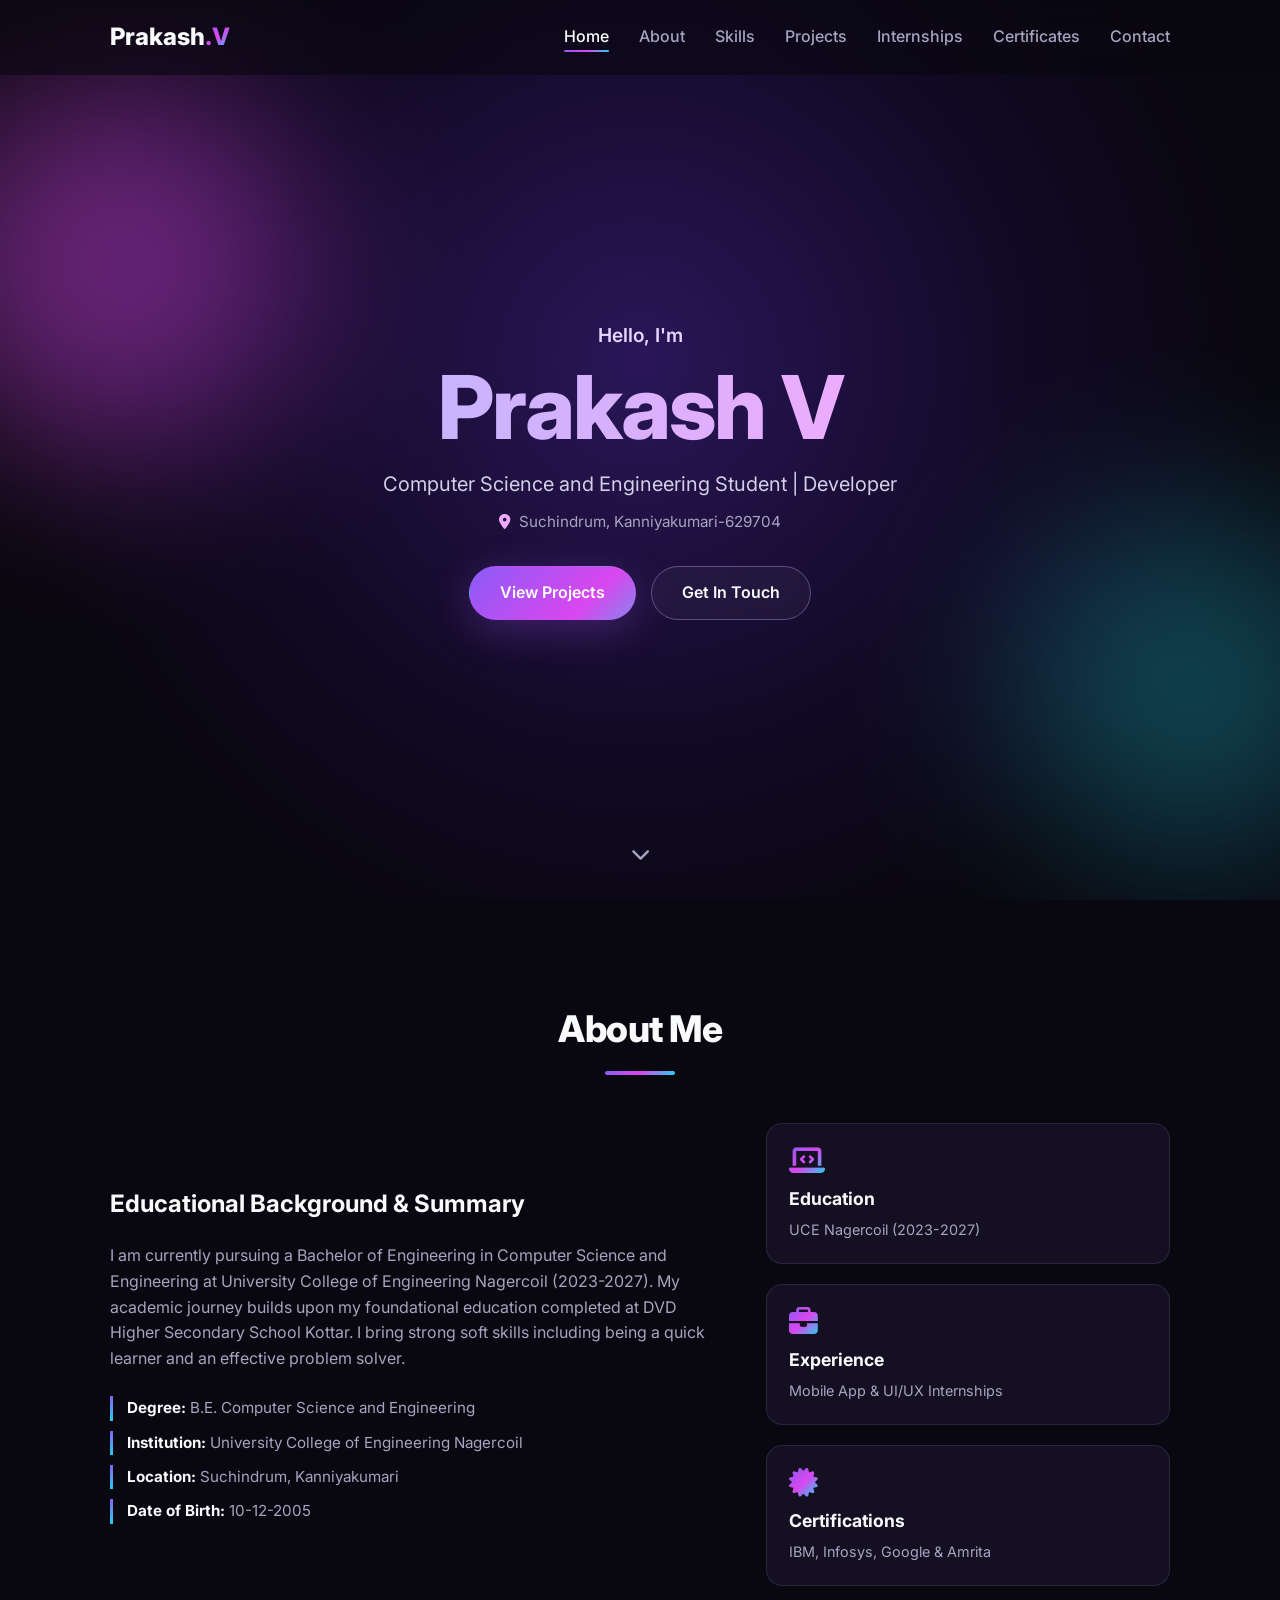
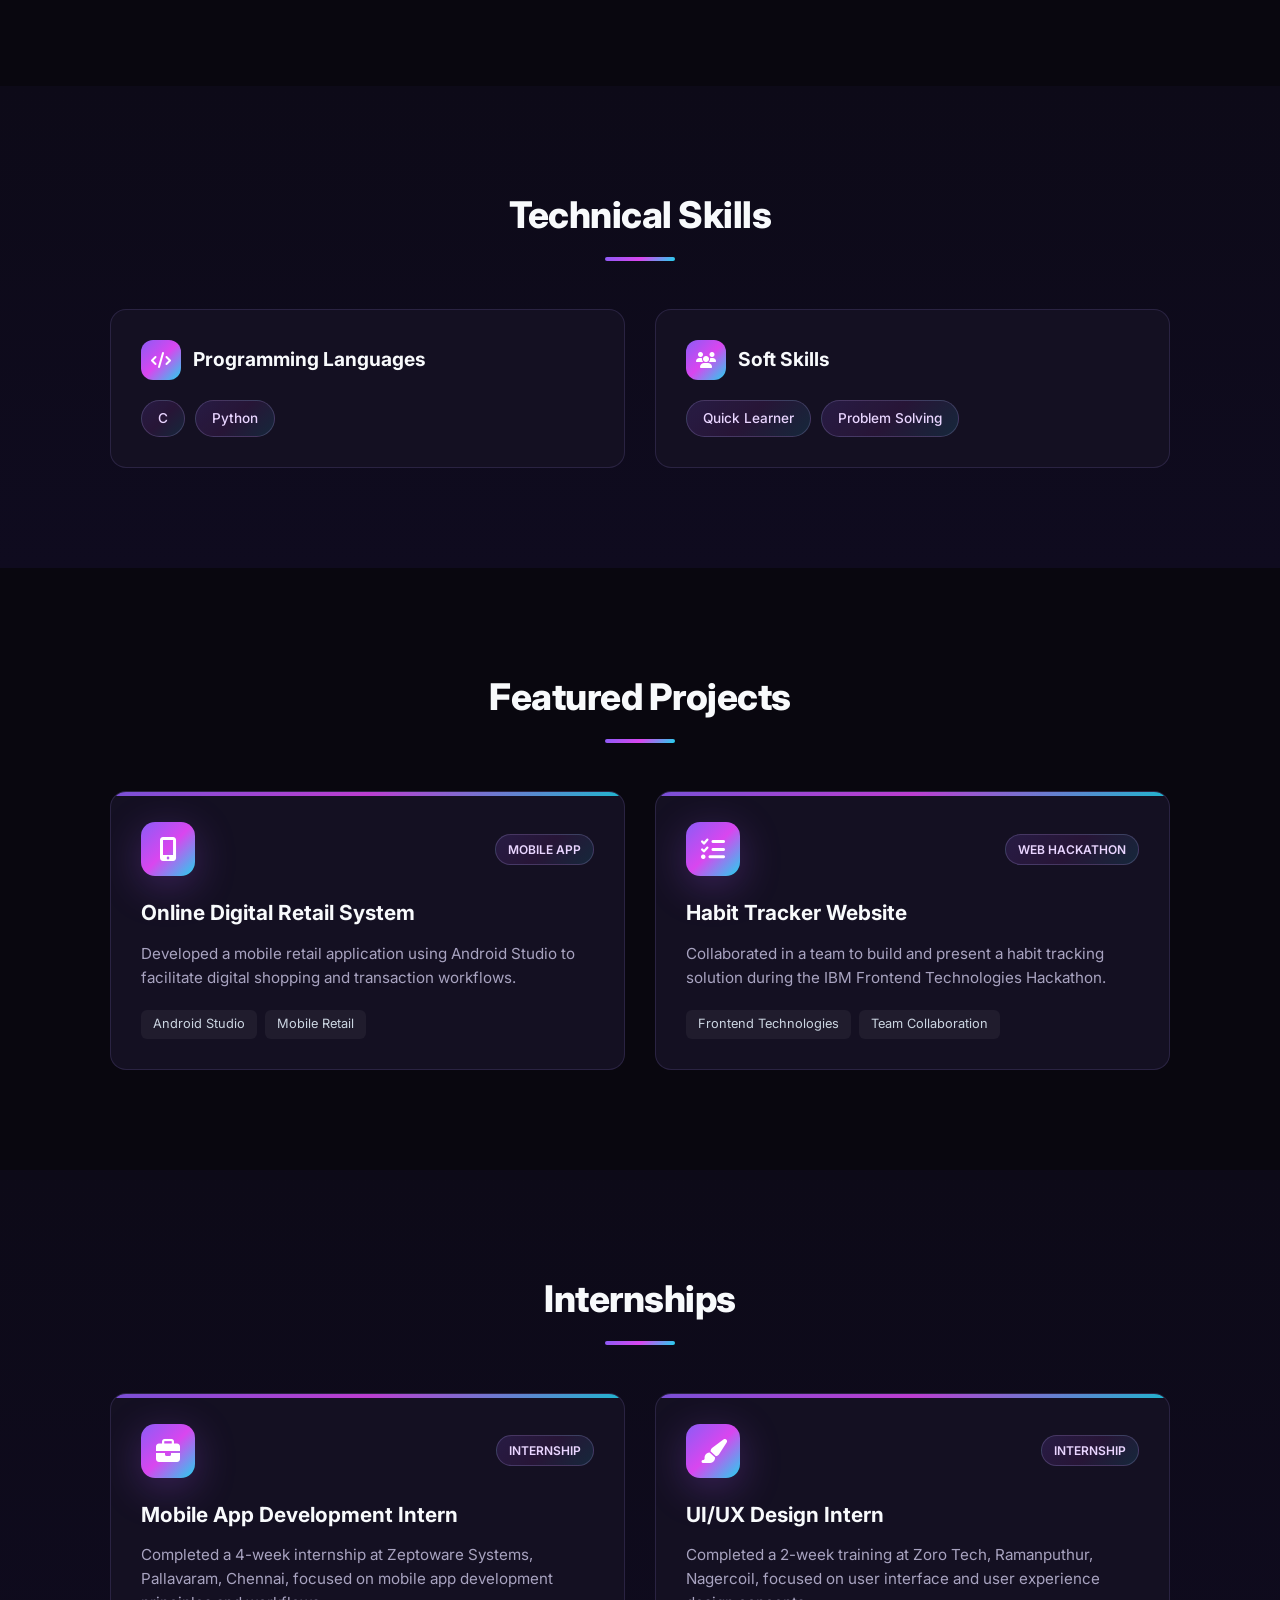
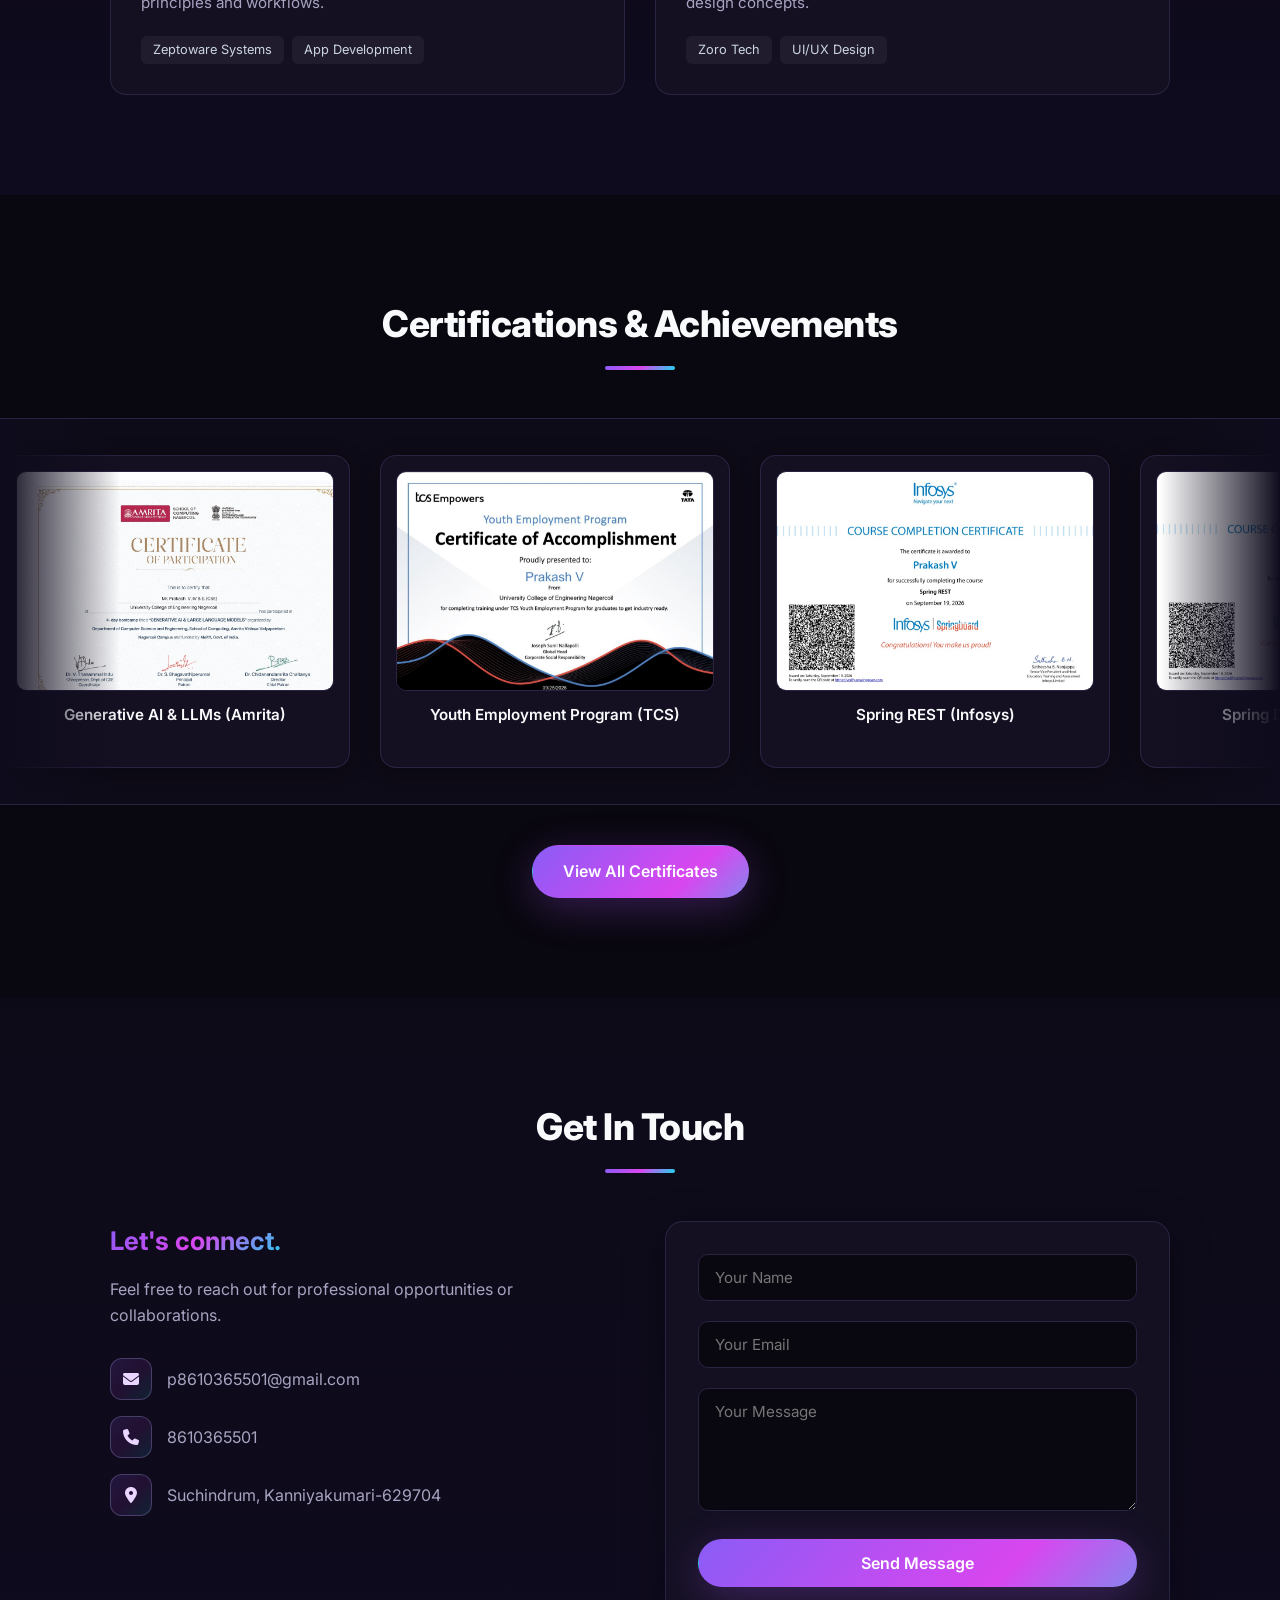
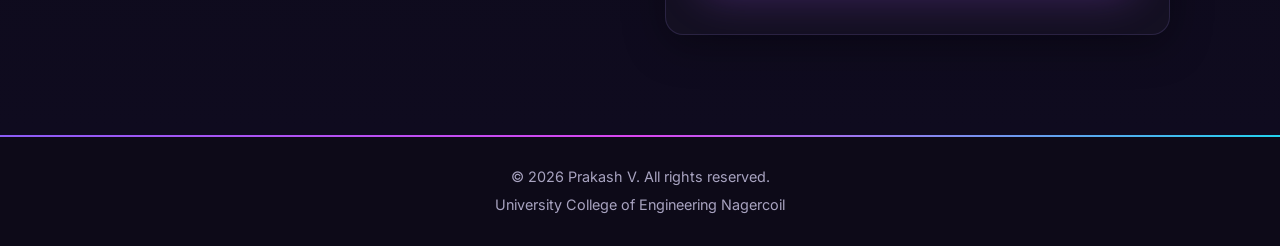
<file: index.html>
<!DOCTYPE html>
<html lang="en">
<head>
    <meta charset="UTF-8">
    <meta name="viewport" content="width=device-width, initial-scale=1.0">
    <title>Prakash V | Portfolio & Resume</title>
    <!-- Google Fonts & FontAwesome Icons -->
    <link href="https://fonts.googleapis.com/css2?family=Inter:wght@300;400;500;600;700;800&display=swap" rel="stylesheet">
    <link rel="stylesheet" href="https://cdnjs.cloudflare.com/ajax/libs/font-awesome/6.4.0/css/all.min.css">
    <link rel="stylesheet" href="style.css">
</head>
<body>

    <!-- Header / Navbar -->
    <header id="header">
        <div class="nav-container">
            <a href="#hero" class="logo">Prakash<span>.V</span></a>
            <nav>
                <ul class="nav-links">
                    <li><a href="#hero">Home</a></li>
                    <li><a href="#about">About</a></li>
                    <li><a href="#skills">Skills</a></li>
                    <li><a href="#projects">Projects</a></li>
                    <li><a href="#internships">Internships</a></li>
                    <li><a href="certificates.html">Certificates</a></li>
                    <li><a href="#contact">Contact</a></li>
                </ul>
                <div class="hamburger">
                    <i class="fas fa-bars"></i>
                </div>
            </nav>
        </div>
    </header>

    <!-- Hero Section -->
    <section id="hero" class="hero-section">
        <div class="hero-content">
            <span class="greeting">Hello, I'm</span>
            <h1>Prakash V</h1>
            <p class="tagline">Computer Science and Engineering Student | Developer</p>
            <p class="location"><i class="fas fa-map-marker-alt"></i> Suchindrum, Kanniyakumari-629704</p>
            <div class="hero-btns">
                <a href="#projects" class="btn primary-btn">View Projects</a>
                <a href="#contact" class="btn secondary-btn">Get In Touch</a>
            </div>
        </div>
        <div class="scroll-down">
            <a href="#about"><i class="fas fa-chevron-down"></i></a>
        </div>
    </section>

    <!-- About Section -->
    <section id="about" class="section">
        <div class="container">
            <h2 class="section-title">About Me</h2>
            <div class="about-grid">
                <div class="about-text">
                    <h3>Educational Background & Summary</h3>
                    <p>I am currently pursuing a Bachelor of Engineering in Computer Science and Engineering at University College of Engineering Nagercoil (2023-2027). My academic journey builds upon my foundational education completed at DVD Higher Secondary School Kottar. I bring strong soft skills including being a quick learner and an effective problem solver.</p>
                    <div class="personal-info">
                        <div class="info-item"><strong>Degree:</strong> B.E. Computer Science and Engineering</div>
                        <div class="info-item"><strong>Institution:</strong> University College of Engineering Nagercoil</div>
                        <div class="info-item"><strong>Location:</strong> Suchindrum, Kanniyakumari</div>
                        <div class="info-item"><strong>Date of Birth:</strong> 10-12-2005</div>
                    </div>
                </div>
                <div class="about-stats">
                    <div class="stat-card">
                        <i class="fas fa-laptop-code"></i>
                        <h4>Education</h4>
                        <p>UCE Nagercoil (2023-2027)</p>
                    </div>
                    <div class="stat-card">
                        <i class="fas fa-briefcase"></i>
                        <h4>Experience</h4>
                        <p>Mobile App & UI/UX Internships</p>
                    </div>
                    <div class="stat-card">
                        <i class="fas fa-certificate"></i>
                        <h4>Certifications</h4>
                        <p>IBM, Infosys, Google & Amrita</p>
                    </div>
                </div>
            </div>
        </div>
    </section>

    <!-- Skills Section -->
    <section id="skills" class="section bg-light">
        <div class="container">
            <h2 class="section-title">Technical Skills</h2>
            <div class="skills-grid">
                <div class="skill-category">
                    <h3><i class="fas fa-code"></i> Programming Languages</h3>
                    <div class="tag-cloud">
                        <span>C</span><span>Python</span>
                    </div>
                </div>
                <div class="skill-category">
                    <h3><i class="fas fa-users"></i> Soft Skills</h3>
                    <div class="tag-cloud">
                        <span>Quick Learner</span><span>Problem Solving</span>
                    </div>
                </div>
            </div>
        </div>
    </section>

    <!-- Projects Section -->
    <section id="projects" class="section">
        <div class="container">
            <h2 class="section-title">Featured Projects</h2>
            <div class="projects-grid">
                <!-- Project 1 -->
                <div class="project-card">
                    <div class="project-header">
                        <i class="fas fa-mobile-alt"></i>
                        <span class="project-tag">Mobile App</span>
                    </div>
                    <h3>Online Digital Retail System</h3>
                    <p>Developed a mobile retail application using Android Studio to facilitate digital shopping and transaction workflows.</p>
                    <div class="project-tech">
                        <span>Android Studio</span><span>Mobile Retail</span>
                    </div>
                </div>

                <!-- Project 2 -->
                <div class="project-card">
                    <div class="project-header">
                        <i class="fas fa-tasks"></i>
                        <span class="project-tag">Web Hackathon</span>
                    </div>
                    <h3>Habit Tracker Website</h3>
                    <p>Collaborated in a team to build and present a habit tracking solution during the IBM Frontend Technologies Hackathon.</p>
                    <div class="project-tech">
                        <span>Frontend Technologies</span><span>Team Collaboration</span>
                    </div>
                </div>
            </div>
        </div>
    </section>

    <!-- Internships Section -->
    <section id="internships" class="section bg-light">
        <div class="container">
            <h2 class="section-title">Internships</h2>
            <div class="projects-grid">
                <!-- Internship 1 -->
                <div class="project-card">
                    <div class="project-header">
                        <i class="fas fa-briefcase"></i>
                        <span class="project-tag">Internship</span>
                    </div>
                    <h3>Mobile App Development Intern</h3>
                    <p>Completed a 4-week internship at Zeptoware Systems, Pallavaram, Chennai, focused on mobile app development principles and workflows.</p>
                    <div class="project-tech">
                        <span>Zeptoware Systems</span><span>App Development</span>
                    </div>
                </div>

                <!-- Internship 2 -->
                <div class="project-card">
                    <div class="project-header">
                        <i class="fas fa-paint-brush"></i>
                        <span class="project-tag">Internship</span>
                    </div>
                    <h3>UI/UX Design Intern</h3>
                    <p>Completed a 2-week training at Zoro Tech, Ramanputhur, Nagercoil, focused on user interface and user experience design concepts.</p>
                    <div class="project-tech">
                        <span>Zoro Tech</span><span>UI/UX Design</span>
                    </div>
                </div>
            </div>
        </div>
    </section>

    <!-- Certifications Section with Image Marquee Slider -->
    <section id="certifications" class="section">
        <div class="container">
            <h2 class="section-title">Certifications & Achievements</h2>
        </div>

        <!-- Horizontal Running Marquee Slider for Images -->
        <div class="marquee-container">
            <div class="marquee-track">
                <!-- Certificate Image 1 -->
                <div class="cert-img-card">
                    <img src="cert1.jpeg" alt="Generative AI & LLMs Certificate">
                    <div class="cert-img-title">Generative AI & LLMs (Amrita)</div>
                </div>
                <!-- Certificate Image 2 -->
                <div class="cert-img-card">
                    <img src="cert2.jpeg" alt="TCS Youth Employment Program">
                    <div class="cert-img-title">Youth Employment Program (TCS)</div>
                </div>
                <!-- Certificate Image 3 -->
                <div class="cert-img-card">
                    <img src="cert3.jpeg" alt="Spring REST">
                    <div class="cert-img-title">Spring REST (Infosys)</div>
                </div>
                <!-- Certificate Image 4 -->
                <div class="cert-img-card">
                    <img src="cert4.jpeg" alt="Spring Data JPA with Boot">
                    <div class="cert-img-title">Spring Data JPA (Infosys)</div>
                </div>
                <!-- Certificate Image 5 -->
                <div class="cert-img-card">
                    <img src="cert5.jpeg" alt="Spring 5 Basics with Spring Boot">
                    <div class="cert-img-title">Spring 5 Basics (Infosys)</div>
                </div>
                <!-- Certificate Image 6 -->
                <div class="cert-img-card">
                    <img src="cert6.jpeg" alt="Frontend Technologies Hackathon">
                    <div class="cert-img-title">Frontend Hackathon (IBM)</div>
                </div>
                <!-- Certificate Image 7 -->
                <div class="cert-img-card">
                    <img src="cert7.jpeg" alt="Kalloori Kalai Thiruvizha">
                    <div class="cert-img-title">Group Dance 1st Place (Govt of TN)</div>
                </div>
                <!-- Certificate Image 8 -->
                <div class="cert-img-card">
                    <img src="cert8.jpeg" alt="Industrial Visit">
                    <div class="cert-img-title">Industrial Visit (Akira Software)</div>
                </div>
                <!-- Certificate Image 9 -->
                <div class="cert-img-card">
                    <img src="cert9.jpeg" alt="IBM Cognos Analytics Virtual Internship">
                    <div class="cert-img-title">Cognos Analytics Internship</div>
                </div>
                <div class="cert-img-card">
                    <img src="cert10.jpeg" alt="Introduction to Agile Methodology">
                    <div class="cert-img-title">Agile Methodology (Infosys)</div>
                </div>
                <div class="cert-img-card">
                    <img src="cert11.jpeg" alt="Continuous Integration and Delivery - DevOps">
                    <div class="cert-img-title">CI/CD - DevOps (Infosys)</div>
                </div>
                <div class="cert-img-card">
                    <img src="cert12.jpeg" alt="Placement Preparation through GATE Workshop">
                    <div class="cert-img-title">GATE Placement Workshop (GeeksforGeeks)</div>
                </div>
                <div class="cert-img-card">
                    <img src="cert13.jpeg" alt="GeeksforGeeks Campus Awareness Drive">
                    <div class="cert-img-title">Campus Awareness Drive (GeeksforGeeks)</div>
                </div>
                <div class="cert-img-card">
                    <img src="cert14.jpeg" alt="Building Careers in Artificial Intelligence Workshop">
                    <div class="cert-img-title">AI Careers Workshop (EduCAD Tech)</div>
                </div>
                <div class="cert-img-card">
                    <img src="cert15.jpeg" alt="Gemini Product Workshop">
                    <div class="cert-img-title">Gemini Workshop (Google Student Ambassador)</div>
                </div>

                <!-- Duplicate set for infinite smooth looping effect -->
                <div class="cert-img-card">
                    <img src="cert1.jpeg" alt="Generative AI & LLMs Certificate">
                    <div class="cert-img-title">Generative AI & LLMs (Amrita)</div>
                </div>
                <div class="cert-img-card">
                    <img src="cert2.jpeg" alt="TCS Youth Employment Program">
                    <div class="cert-img-title">Youth Employment Program (TCS)</div>
                </div>
                <div class="cert-img-card">
                    <img src="cert3.jpeg" alt="Spring REST">
                    <div class="cert-img-title">Spring REST (Infosys)</div>
                </div>
                <div class="cert-img-card">
                    <img src="cert4.jpeg" alt="Spring Data JPA with Boot">
                    <div class="cert-img-title">Spring Data JPA (Infosys)</div>
                </div>
                <div class="cert-img-card">
                    <img src="cert5.jpeg" alt="Spring 5 Basics with Spring Boot">
                    <div class="cert-img-title">Spring 5 Basics (Infosys)</div>
                </div>
                <div class="cert-img-card">
                    <img src="cert6.jpeg" alt="Frontend Technologies Hackathon">
                    <div class="cert-img-title">Frontend Hackathon (IBM)</div>
                </div>
                <div class="cert-img-card">
                    <img src="cert7.jpeg" alt="Kalloori Kalai Thiruvizha">
                    <div class="cert-img-title">Group Dance 1st Place (Govt of TN)</div>
                </div>
                <div class="cert-img-card">
                    <img src="cert8.jpeg" alt="Industrial Visit">
                    <div class="cert-img-title">Industrial Visit (Akira Software)</div>
                </div>
                <div class="cert-img-card">
                    <img src="cert9.jpeg" alt="IBM Cognos Analytics Virtual Internship">
                    <div class="cert-img-title">Cognos Analytics Internship</div>
                </div>
                <div class="cert-img-card">
                    <img src="cert10.jpeg" alt="Introduction to Agile Methodology">
                    <div class="cert-img-title">Agile Methodology (Infosys)</div>
                </div>
                <div class="cert-img-card">
                    <img src="cert11.jpeg" alt="Continuous Integration and Delivery - DevOps">
                    <div class="cert-img-title">CI/CD - DevOps (Infosys)</div>
                </div>
                <div class="cert-img-card">
                    <img src="cert12.jpeg" alt="Placement Preparation through GATE Workshop">
                    <div class="cert-img-title">GATE Placement Workshop (GeeksforGeeks)</div>
                </div>
                <div class="cert-img-card">
                    <img src="cert13.jpeg" alt="GeeksforGeeks Campus Awareness Drive">
                    <div class="cert-img-title">Campus Awareness Drive (GeeksforGeeks)</div>
                </div>
                <div class="cert-img-card">
                    <img src="cert14.jpeg" alt="Building Careers in Artificial Intelligence Workshop">
                    <div class="cert-img-title">AI Careers Workshop (EduCAD Tech)</div>
                </div>
                <div class="cert-img-card">
                    <img src="cert15.jpeg" alt="Gemini Product Workshop">
                    <div class="cert-img-title">Gemini Workshop (Google Student Ambassador)</div>
                </div>
            </div>
        </div>

        <div class="view-all">
            <a href="certificates.html" class="btn primary-btn">View All Certificates</a>
        </div>
    </section>

    <!-- Contact Section -->
    <section id="contact" class="section bg-light">
        <div class="container">
            <h2 class="section-title">Get In Touch</h2>
            <div class="contact-wrapper">
                <div class="contact-info">
                    <h3>Let's connect.</h3>
                    <p>Feel free to reach out for professional opportunities or collaborations.</p>
                    <div class="contact-detail">
                        <i class="fas fa-envelope"></i>
                        <span>p8610365501@gmail.com</span>
                    </div>
                    <div class="contact-detail">
                        <i class="fas fa-phone"></i>
                        <span>8610365501</span>
                    </div>
                    <div class="contact-detail">
                        <i class="fas fa-map-marker-alt"></i>
                        <span>Suchindrum, Kanniyakumari-629704</span>
                    </div>
                </div>
                <form id="contactForm" class="contact-form" action="https://formspree.io/f/xrpeyndz" method="POST">
                    <div class="form-group">
                        <input type="text" id="name" name="name" placeholder="Your Name" required>
                    </div>
                    <div class="form-group">
                        <input type="email" id="email" name="email" placeholder="Your Email" required>
                    </div>
                    <div class="form-group">
                        <textarea id="message" name="message" rows="5" placeholder="Your Message" required></textarea>
                    </div>
                    <button type="submit" class="btn primary-btn full-width">Send Message</button>
                    <div id="formMessage" class="form-msg"></div>
                </form>
            </div>
        </div>
    </section>

    <!-- Footer -->
    <footer>
        <div class="container footer-content">
            <p>&copy; 2026 Prakash V. All rights reserved.</p>
            <p>University College of Engineering Nagercoil</p>
        </div>
    </footer>

    <script src="script.js"></script>
</body>
</html>
</file>
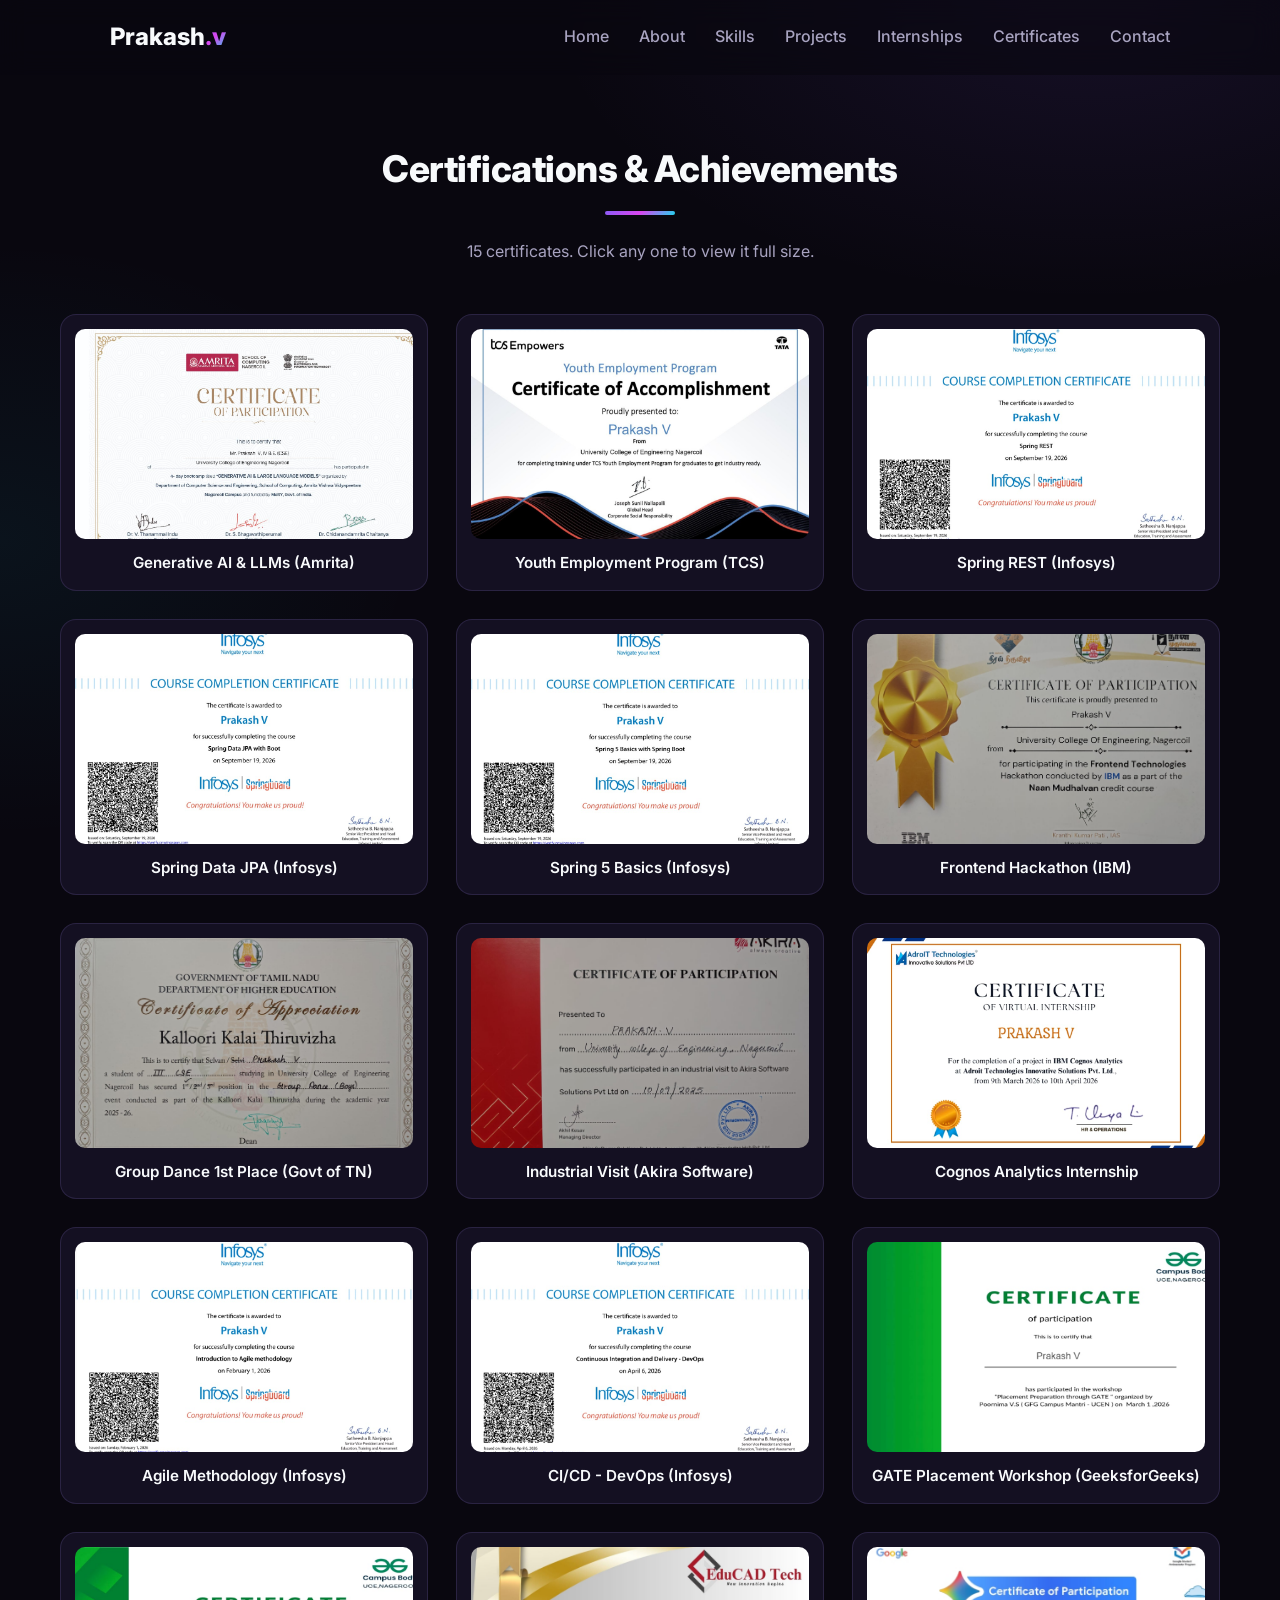
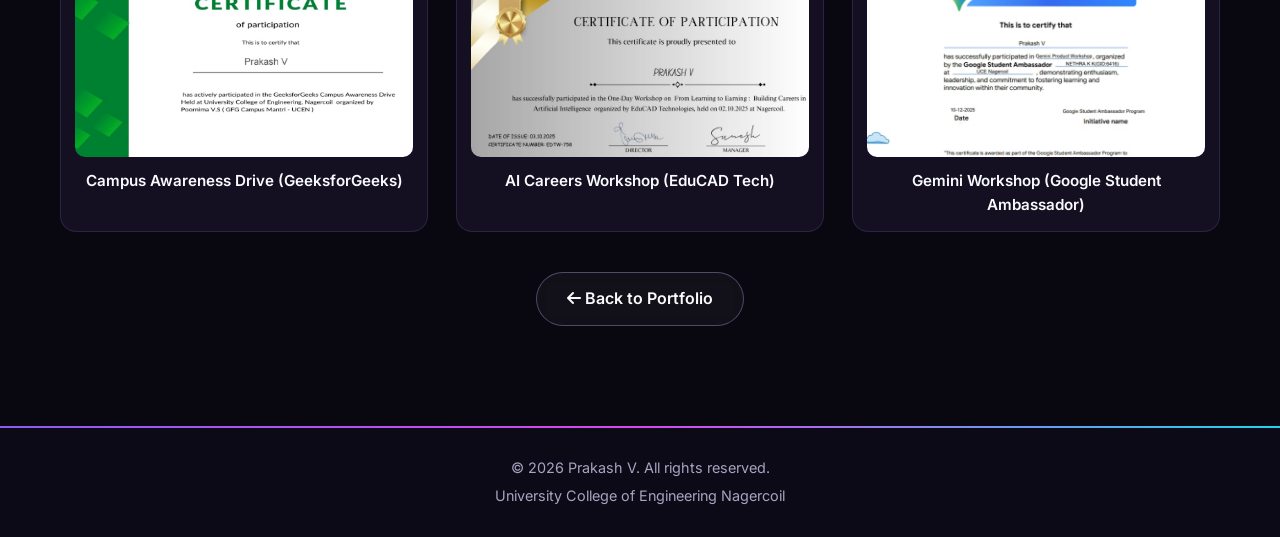
<file: certificates.html>
<!DOCTYPE html>
<html lang="en">
<head>
    <meta charset="UTF-8">
    <meta name="viewport" content="width=device-width, initial-scale=1.0">
    <title>Certificates | Prakash V</title>
    <link href="https://fonts.googleapis.com/css2?family=Inter:wght@300;400;500;600;700;800&display=swap" rel="stylesheet">
    <link rel="stylesheet" href="https://cdnjs.cloudflare.com/ajax/libs/font-awesome/6.4.0/css/all.min.css">
    <link rel="stylesheet" href="style.css">
</head>
<body>
    <header id="header">
        <div class="nav-container">
            <a href="index.html#hero" class="logo">Prakash<span>.v</span></a>
            <nav>
                <ul class="nav-links">
                    <li><a href="index.html#hero">Home</a></li>
                    <li><a href="index.html#about">About</a></li>
                    <li><a href="index.html#skills">Skills</a></li>
                    <li><a href="index.html#projects">Projects</a></li>
                    <li><a href="index.html#internships">Internships</a></li>
                    <li><a href="certificates.html" class="active">Certificates</a></li>
                    <li><a href="index.html#contact">Contact</a></li>
                </ul>
                <div class="hamburger"><i class="fas fa-bars"></i></div>
            </nav>
        </div>
    </header>

    <section class="section page-section">
        <div class="container">
            <h2 class="section-title">Certifications &amp; Achievements</h2>
            <p class="page-sub">15 certificates. Click any one to view it full size.</p>
        </div>
        <div class="container cert-grid">
            <figure class="cert-grid-card">
                <img src="cert1.jpeg" alt="Generative AI & LLMs (Amrita)" loading="lazy">
                <figcaption>Generative AI & LLMs (Amrita)</figcaption>
            </figure>
            <figure class="cert-grid-card">
                <img src="cert2.jpeg" alt="Youth Employment Program (TCS)" loading="lazy">
                <figcaption>Youth Employment Program (TCS)</figcaption>
            </figure>
            <figure class="cert-grid-card">
                <img src="cert3.jpeg" alt="Spring REST (Infosys)" loading="lazy">
                <figcaption>Spring REST (Infosys)</figcaption>
            </figure>
            <figure class="cert-grid-card">
                <img src="cert4.jpeg" alt="Spring Data JPA (Infosys)" loading="lazy">
                <figcaption>Spring Data JPA (Infosys)</figcaption>
            </figure>
            <figure class="cert-grid-card">
                <img src="cert5.jpeg" alt="Spring 5 Basics (Infosys)" loading="lazy">
                <figcaption>Spring 5 Basics (Infosys)</figcaption>
            </figure>
            <figure class="cert-grid-card">
                <img src="cert6.jpeg" alt="Frontend Hackathon (IBM)" loading="lazy">
                <figcaption>Frontend Hackathon (IBM)</figcaption>
            </figure>
            <figure class="cert-grid-card">
                <img src="cert7.jpeg" alt="Group Dance 1st Place (Govt of TN)" loading="lazy">
                <figcaption>Group Dance 1st Place (Govt of TN)</figcaption>
            </figure>
            <figure class="cert-grid-card">
                <img src="cert8.jpeg" alt="Industrial Visit (Akira Software)" loading="lazy">
                <figcaption>Industrial Visit (Akira Software)</figcaption>
            </figure>
            <figure class="cert-grid-card">
                <img src="cert9.jpeg" alt="Cognos Analytics Internship" loading="lazy">
                <figcaption>Cognos Analytics Internship</figcaption>
            </figure>
            <figure class="cert-grid-card">
                <img src="cert10.jpeg" alt="Agile Methodology (Infosys)" loading="lazy">
                <figcaption>Agile Methodology (Infosys)</figcaption>
            </figure>
            <figure class="cert-grid-card">
                <img src="cert11.jpeg" alt="CI/CD - DevOps (Infosys)" loading="lazy">
                <figcaption>CI/CD - DevOps (Infosys)</figcaption>
            </figure>
            <figure class="cert-grid-card">
                <img src="cert12.jpeg" alt="GATE Placement Workshop (GeeksforGeeks)" loading="lazy">
                <figcaption>GATE Placement Workshop (GeeksforGeeks)</figcaption>
            </figure>
            <figure class="cert-grid-card">
                <img src="cert13.jpeg" alt="Campus Awareness Drive (GeeksforGeeks)" loading="lazy">
                <figcaption>Campus Awareness Drive (GeeksforGeeks)</figcaption>
            </figure>
            <figure class="cert-grid-card">
                <img src="cert14.jpeg" alt="AI Careers Workshop (EduCAD Tech)" loading="lazy">
                <figcaption>AI Careers Workshop (EduCAD Tech)</figcaption>
            </figure>
            <figure class="cert-grid-card">
                <img src="cert15.jpeg" alt="Gemini Workshop (Google Student Ambassador)" loading="lazy">
                <figcaption>Gemini Workshop (Google Student Ambassador)</figcaption>
            </figure>
        </div>
        <div class="view-all">
            <a href="index.html#certifications" class="btn secondary-btn"><i class="fas fa-arrow-left"></i> Back to Portfolio</a>
        </div>
    </section>

    <footer>
        <div class="container footer-content">
            <p>&copy; 2026 Prakash V. All rights reserved.</p>
            <p>University College of Engineering Nagercoil</p>
        </div>
    </footer>

    <script src="script.js"></script>
</body>
</html>
</file>
<file: style.css>
/* Portfolio theme: violet → pink → cyan gradients */
* { margin: 0; padding: 0; box-sizing: border-box; font-family: 'Inter', sans-serif; }

:root {
    --bg-color: #09070f;
    --bg-card: #141022;
    --bg-light: #0d0a18;
    --text-primary: #f8fafc;
    --text-secondary: #a8a3c0;
    --accent: #a855f7;
    --accent-hover: #9333ea;
    --border-color: #2a2342;
    --grad: linear-gradient(135deg, #8b5cf6 0%, #d946ef 50%, #22d3ee 100%);
    --grad-soft: linear-gradient(135deg, rgba(139,92,246,.16), rgba(217,70,239,.10) 50%, rgba(34,211,238,.12));
    --glow: 0 10px 40px rgba(168, 85, 247, .28);
}

html { scroll-behavior: smooth; scroll-padding-top: 70px; }

body {
    background-color: var(--bg-color);
    background-image:
        radial-gradient(900px 500px at 85% 0%, rgba(139,92,246,.10), transparent 60%),
        radial-gradient(700px 500px at 0% 60%, rgba(34,211,238,.06), transparent 60%);
    background-attachment: fixed;
    color: var(--text-primary);
    line-height: 1.6;
}

::selection { background: #d946ef; color: #fff; }

/* scroll progress bar */
#progress { position: fixed; top: 0; left: 0; height: 3px; width: 0; background: var(--grad); z-index: 1100; }

.container { max-width: 1100px; margin: 0 auto; padding: 0 20px; }

/* Header */
header {
    position: fixed; top: 0; left: 0; width: 100%;
    background: rgba(9, 7, 15, .6);
    backdrop-filter: blur(14px);
    -webkit-backdrop-filter: blur(14px);
    z-index: 1000;
    border-bottom: 1px solid transparent;
    transition: .3s ease;
}
header.scrolled { background: rgba(9,7,15,.88); border-bottom-color: var(--border-color); }

.nav-container { display: flex; justify-content: space-between; align-items: center; max-width: 1100px; margin: 0 auto; padding: 18px 20px; }
.logo { font-size: 1.5rem; font-weight: 800; color: var(--text-primary); text-decoration: none; }
.logo span { background: var(--grad); -webkit-background-clip: text; background-clip: text; color: transparent; }

.nav-links { display: flex; list-style: none; gap: 30px; }
.nav-links a { position: relative; color: var(--text-secondary); text-decoration: none; font-weight: 500; transition: color .3s; padding: 4px 0; }
.nav-links a::after { content: ''; position: absolute; left: 0; bottom: -2px; width: 0; height: 2px; background: var(--grad); border-radius: 2px; transition: width .3s; }
.nav-links a:hover, .nav-links a.active { color: #fff; }
.nav-links a:hover::after, .nav-links a.active::after { width: 100%; }

.hamburger { display: none; font-size: 1.5rem; cursor: pointer; color: var(--text-primary); }

/* Hero */
.hero-section {
    min-height: 100vh; display: flex; flex-direction: column; justify-content: center; align-items: center;
    text-align: center; padding: 100px 20px 60px; position: relative; overflow: hidden;
    background: radial-gradient(circle at 50% 40%, #2a1659 0%, #120a26 45%, var(--bg-color) 75%);
}
.hero-section::before, .hero-section::after {
    content: ''; position: absolute; border-radius: 50%; filter: blur(90px); opacity: .45; z-index: 0;
    animation: float 12s ease-in-out infinite;
}
.hero-section::before { width: 380px; height: 380px; background: #d946ef; top: 8%; left: -80px; }
.hero-section::after { width: 340px; height: 340px; background: #22d3ee; bottom: 5%; right: -80px; opacity: .3; animation-delay: -6s; }
@keyframes float { 0%,100% { transform: translate(0,0); } 50% { transform: translate(40px,-30px); } }

.hero-content { position: relative; z-index: 1; }
.greeting { font-size: 1.2rem; color: #e9d5ff; font-weight: 600; margin-bottom: 10px; display: block; }

.hero-content h1 {
    font-size: clamp(3rem, 9vw, 5.5rem); font-weight: 800; margin-bottom: 15px; letter-spacing: -2px; line-height: 1.05;
    background: linear-gradient(90deg, #c4b5fd, #f0abfc, #67e8f9, #c4b5fd);
    background-size: 300% 100%;
    -webkit-background-clip: text; background-clip: text; color: transparent;
    animation: shine 8s linear infinite;
}
@keyframes shine { to { background-position: 300% 0; } }

.tagline { font-size: 1.25rem; color: #d4cfe8; margin: 0 auto 10px; max-width: 600px; }
.location { font-size: .95rem; color: var(--text-secondary); margin-bottom: 32px; }
.location i { color: #f0abfc; margin-right: 5px; }

.hero-btns { display: flex; gap: 15px; justify-content: center; flex-wrap: wrap; }

.btn { display: inline-block; padding: 13px 30px; border-radius: 50px; font-weight: 600; text-decoration: none; transition: all .3s ease; border: 1px solid transparent; }
.primary-btn { background: var(--grad); background-size: 140% 140%; color: #fff; box-shadow: var(--glow); }
.primary-btn:hover { transform: translateY(-3px); box-shadow: 0 14px 44px rgba(217,70,239,.45); background-position: 100% 50%; }
.secondary-btn { background: rgba(255,255,255,.04); color: var(--text-primary); border-color: rgba(196,181,253,.35); backdrop-filter: blur(6px); }
.secondary-btn:hover { border-color: #f0abfc; color: #f0abfc; transform: translateY(-3px); }

.scroll-down { position: absolute; bottom: 30px; z-index: 1; animation: bounce 2s infinite; }
.scroll-down a { color: var(--text-secondary); font-size: 1.2rem; }
@keyframes bounce { 0%,20%,50%,80%,100% { transform: translateY(0); } 40% { transform: translateY(-10px); } 60% { transform: translateY(-5px); } }

/* Sections */
.section { padding: 100px 0; }
.bg-light { background: linear-gradient(180deg, var(--bg-light), #0f0b1f); }

.section-title { font-size: 2.3rem; font-weight: 800; text-align: center; margin-bottom: 64px; position: relative; letter-spacing: -.5px; }
.section-title::after { content: ''; position: absolute; bottom: -16px; left: 50%; transform: translateX(-50%); width: 70px; height: 4px; background: var(--grad); border-radius: 2px; }

/* Shared gradient-border card look */
.stat-card, .skill-category, .project-card, .contact-form, .cert-img-card {
    background: linear-gradient(var(--bg-card), var(--bg-card)) padding-box,
                linear-gradient(135deg, var(--border-color), var(--border-color)) border-box;
    border: 1px solid transparent;
    transition: transform .3s, box-shadow .3s, background .3s;
}
.stat-card:hover, .skill-category:hover, .project-card:hover, .cert-img-card:hover {
    background: linear-gradient(var(--bg-card), var(--bg-card)) padding-box, var(--grad) border-box;
    box-shadow: var(--glow);
}

/* About */
.about-grid { display: grid; grid-template-columns: 3fr 2fr; gap: 50px; align-items: center; }
.about-text h3 { font-size: 1.5rem; margin-bottom: 20px; }
.about-text p { color: var(--text-secondary); margin-bottom: 25px; }
.personal-info { display: grid; grid-template-columns: 1fr; gap: 10px; }
.info-item { font-size: .95rem; color: var(--text-secondary); padding-left: 14px; border-left: 3px solid transparent; border-image: linear-gradient(180deg,#8b5cf6,#22d3ee) 1; }
.info-item strong { color: var(--text-primary); }

.about-stats { display: flex; flex-direction: column; gap: 20px; }
.stat-card { padding: 22px; border-radius: 16px; }
.stat-card:hover { transform: translateY(-4px); }
.stat-card i { font-size: 1.8rem; margin-bottom: 10px; background: var(--grad); -webkit-background-clip: text; background-clip: text; color: transparent; }
.stat-card h4 { font-size: 1.1rem; margin-bottom: 5px; }
.stat-card p { font-size: .9rem; color: var(--text-secondary); }

/* Skills */
.skills-grid { display: grid; grid-template-columns: repeat(auto-fit, minmax(280px, 1fr)); gap: 30px; }
.skill-category { padding: 30px; border-radius: 16px; }
.skill-category h3 { font-size: 1.2rem; margin-bottom: 20px; display: flex; align-items: center; gap: 12px; }
.skill-category h3 i { width: 40px; height: 40px; display: grid; place-items: center; border-radius: 12px; background: var(--grad); color: #fff; font-size: 1rem; }

.tag-cloud { display: flex; flex-wrap: wrap; gap: 10px; }
.tag-cloud span { background: var(--grad-soft); color: #e9d5ff; padding: 7px 16px; border-radius: 20px; font-size: .85rem; font-weight: 500; border: 1px solid rgba(196,181,253,.2); transition: .3s; }
.tag-cloud span:hover { background: var(--grad); color: #fff; transform: translateY(-2px); }

/* Projects */
.projects-grid { display: grid; grid-template-columns: repeat(auto-fit, minmax(280px, 1fr)); gap: 30px; }
.project-card { border-radius: 16px; padding: 30px; display: flex; flex-direction: column; justify-content: space-between; position: relative; overflow: hidden; }
.project-card::before { content: ''; position: absolute; inset: 0 0 auto 0; height: 4px; background: var(--grad); opacity: .85; }
.project-card:hover { transform: translateY(-6px); }

.project-header { display: flex; justify-content: space-between; align-items: center; margin-bottom: 20px; }
.project-header i { font-size: 1.5rem; width: 54px; height: 54px; display: grid; place-items: center; border-radius: 14px; background: var(--grad); color: #fff; box-shadow: var(--glow); }
.project-tag { font-size: .75rem; font-weight: 600; text-transform: uppercase; background: var(--grad-soft); color: #e9d5ff; padding: 5px 12px; border-radius: 20px; border: 1px solid rgba(196,181,253,.2); }
.project-card h3 { font-size: 1.3rem; margin-bottom: 12px; }
.project-card p { color: var(--text-secondary); font-size: .95rem; margin-bottom: 20px; }
.project-tech { display: flex; flex-wrap: wrap; gap: 8px; }
.project-tech span { font-size: .8rem; color: #cbd5e1; background: rgba(255,255,255,.05); padding: 4px 12px; border-radius: 6px; }

/* Certificates marquee */
.marquee-container { width: 100%; overflow: hidden; position: relative; padding: 36px 0; background: rgba(20,16,34,.5); border-top: 1px solid var(--border-color); border-bottom: 1px solid var(--border-color); }
.marquee-container::before, .marquee-container::after { content: ''; position: absolute; top: 0; width: 120px; height: 100%; z-index: 2; pointer-events: none; }
.marquee-container::before { left: 0; background: linear-gradient(to right, #0e0b1c, transparent); }
.marquee-container::after { right: 0; background: linear-gradient(to left, #0e0b1c, transparent); }
.marquee-track { display: flex; gap: 30px; width: max-content; animation: scrollMarquee 40s linear infinite; }
.marquee-container:hover .marquee-track { animation-play-state: paused; }
@keyframes scrollMarquee { 0% { transform: translateX(0); } 100% { transform: translateX(calc(-50% - 15px)); } }

.cert-img-card { border-radius: 16px; padding: 15px; width: 350px; display: flex; flex-direction: column; align-items: center; gap: 12px; box-shadow: 0 4px 20px rgba(0,0,0,.4); }
.cert-img-card:hover { transform: translateY(-6px); }
.cert-img-card img { width: 100%; height: 220px; object-fit: cover; border-radius: 10px; border: 1px solid var(--border-color); }
.cert-img-title { font-size: .95rem; font-weight: 600; text-align: center; }

/* Contact */
.contact-wrapper { display: grid; grid-template-columns: 1fr 1fr; gap: 50px; }
.contact-info h3 { font-size: 1.6rem; margin-bottom: 15px; background: var(--grad); -webkit-background-clip: text; background-clip: text; color: transparent; display: inline-block; }
.contact-info p { color: var(--text-secondary); margin-bottom: 30px; }
.contact-detail { display: flex; align-items: center; gap: 15px; margin-bottom: 16px; color: var(--text-secondary); }
.contact-detail i { width: 42px; height: 42px; display: grid; place-items: center; border-radius: 12px; background: var(--grad-soft); border: 1px solid rgba(196,181,253,.25); color: #e9d5ff; font-size: 1rem; flex-shrink: 0; }

.contact-form { padding: 32px; border-radius: 18px; box-shadow: 0 10px 40px rgba(0,0,0,.35); }
.form-group { margin-bottom: 20px; }
.form-group input, .form-group textarea { width: 100%; padding: 13px 16px; background: var(--bg-color); border: 1px solid var(--border-color); border-radius: 10px; color: var(--text-primary); font-size: .95rem; outline: none; transition: .3s; resize: vertical; }
.form-group input:focus, .form-group textarea:focus { border-color: #d946ef; box-shadow: 0 0 0 3px rgba(217,70,239,.18); }
.full-width { width: 100%; cursor: pointer; font-size: 1rem; }
.form-msg { margin-top: 15px; font-size: .9rem; text-align: center; }

/* Footer */
footer { background: var(--bg-light); padding: 30px 0; text-align: center; color: var(--text-secondary); font-size: .9rem; position: relative; }
footer::before { content: ''; position: absolute; top: 0; left: 0; right: 0; height: 2px; background: var(--grad); }
.footer-content { display: flex; flex-direction: column; gap: 5px; }

/* Scroll reveal (added by script.js) */
.reveal { opacity: 0; transform: translateY(28px); transition: opacity .7s ease, transform .7s ease; }
.reveal.visible { opacity: 1; transform: none; }

a:focus-visible, button:focus-visible, input:focus-visible, textarea:focus-visible { outline: 2px solid #67e8f9; outline-offset: 3px; }

@media (prefers-reduced-motion: reduce) {
    *, *::before, *::after { animation: none !important; transition: none !important; }
    .reveal { opacity: 1; transform: none; }
}

@media (max-width: 768px) {
    .nav-links { display: none; flex-direction: column; position: absolute; top: 100%; left: 0; width: 100%; background: rgba(20,16,34,.97); padding: 20px; border-bottom: 1px solid var(--border-color); text-align: center; gap: 18px; }
    .nav-links.active { display: flex; }
    .hamburger { display: block; }
    .about-grid, .contact-wrapper { grid-template-columns: 1fr; }
    .cert-img-card { width: 280px; }
    .section { padding: 80px 0; }
}

/* View-all button under marquee */
.view-all { text-align: center; margin-top: 40px; }

/* Certificates page */
.page-section { padding-top: 140px; min-height: 100vh; }
.page-section .section-title { margin-bottom: 40px; }
.page-sub { text-align: center; color: var(--text-secondary); margin-bottom: 50px; }
.cert-grid { display: grid; grid-template-columns: repeat(auto-fill, minmax(300px, 1fr)); gap: 28px; max-width: 1200px; }
.cert-grid-card {
    background: linear-gradient(var(--bg-card), var(--bg-card)) padding-box, linear-gradient(135deg, var(--border-color), var(--border-color)) border-box;
    border: 1px solid transparent; border-radius: 16px; padding: 14px; cursor: zoom-in;
    transition: transform .3s, box-shadow .3s, background .3s;
}
.cert-grid-card:hover { transform: translateY(-6px); background: linear-gradient(var(--bg-card), var(--bg-card)) padding-box, var(--grad) border-box; box-shadow: var(--glow); }
.cert-grid-card img { width: 100%; height: 210px; object-fit: cover; border-radius: 10px; display: block; }
.cert-grid-card figcaption { margin-top: 12px; text-align: center; font-size: .95rem; font-weight: 600; }

/* Lightbox */
.lightbox { position: fixed; inset: 0; background: rgba(5,3,12,.92); display: none; align-items: center; justify-content: center; z-index: 2000; padding: 30px; cursor: zoom-out; }
.lightbox.open { display: flex; }
.lightbox img { max-width: 100%; max-height: 90vh; border-radius: 12px; box-shadow: 0 20px 80px rgba(168,85,247,.35); }
</file>
